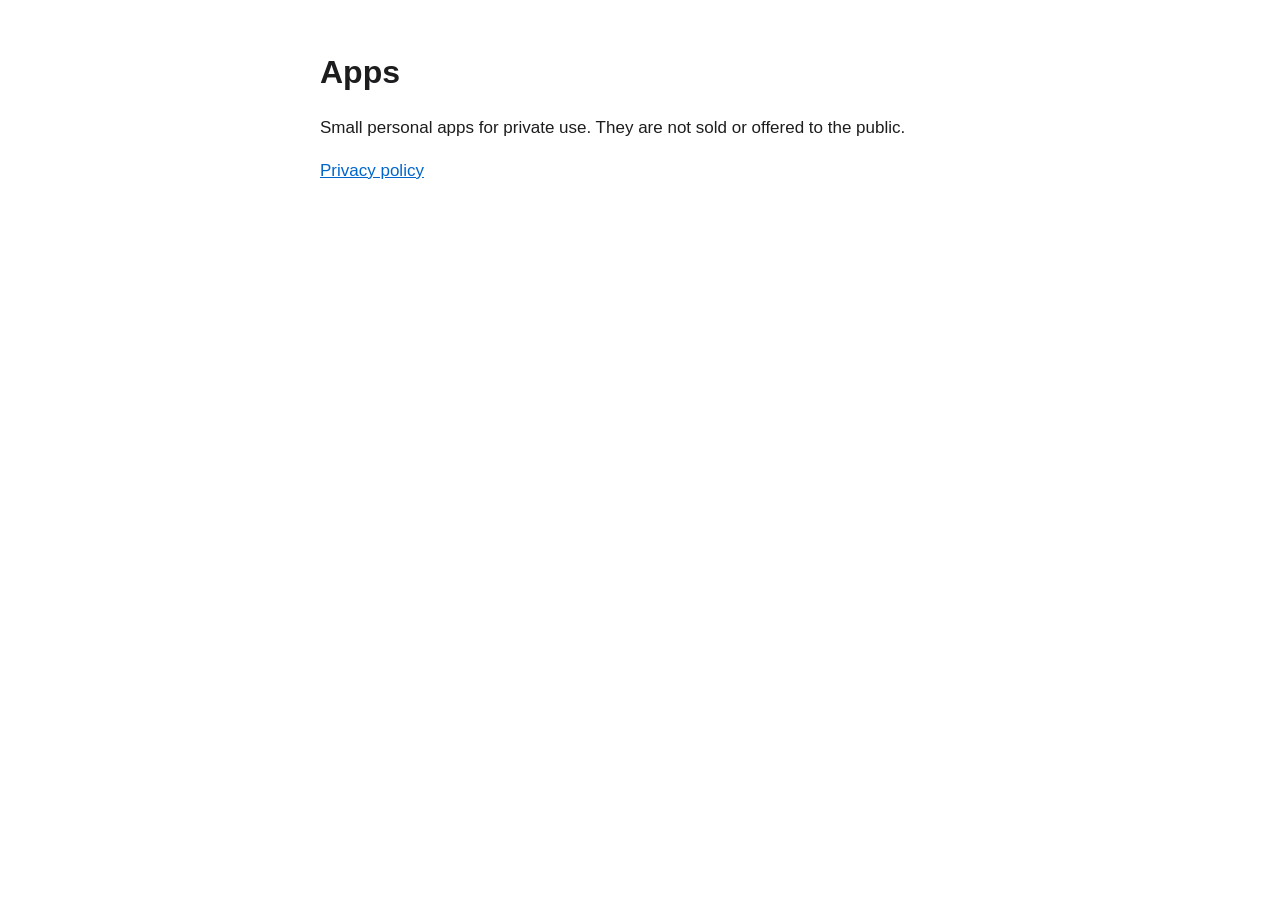
<file: index.html>
<!doctype html>
<html lang="en">
<head>
<meta charset="utf-8">
<meta name="viewport" content="width=device-width, initial-scale=1">
<title>Apps</title>
<link rel="stylesheet" href="style.css">
</head>
<body>
<main>
  <h1>Apps</h1>
  <p>Small personal apps for private use. They are not sold or offered to the public.</p>
  <p><a href="privacy.html">Privacy policy</a></p>
</main>
</body>
</html>
</file>
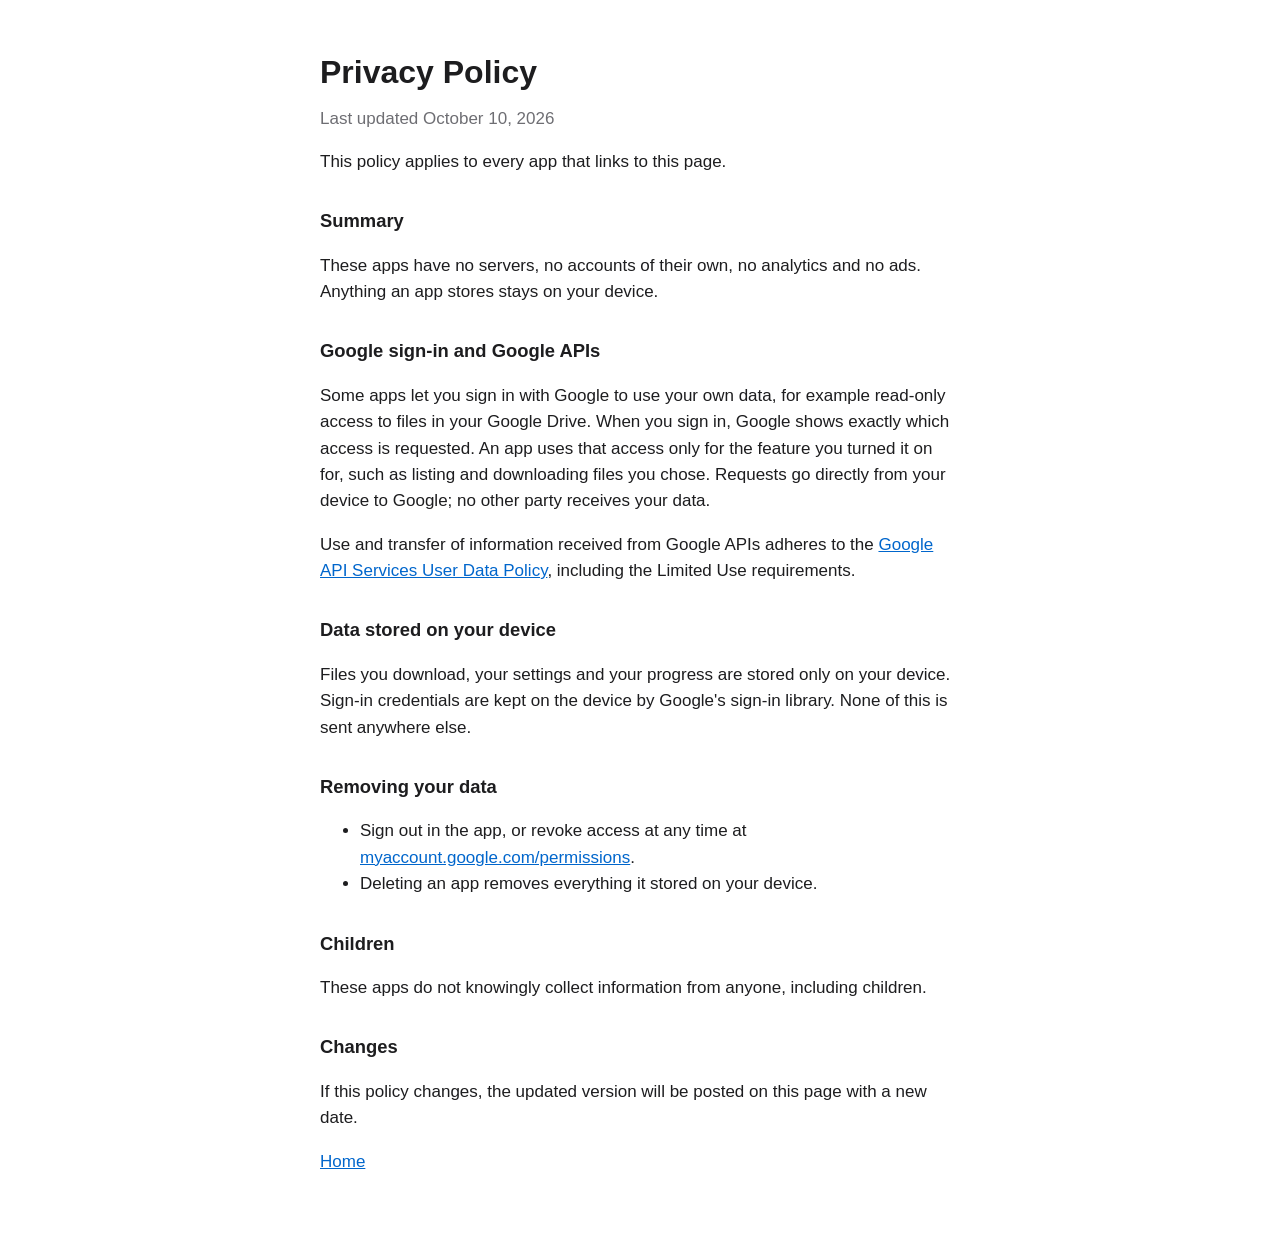
<file: privacy.html>
<!doctype html>
<html lang="en">
<head>
<meta charset="utf-8">
<meta name="viewport" content="width=device-width, initial-scale=1">
<title>Privacy Policy</title>
<link rel="stylesheet" href="style.css">
</head>
<body>
<main>
  <h1>Privacy Policy</h1>
  <p class="meta">Last updated October 10, 2026</p>
  <p>This policy applies to every app that links to this page.</p>

  <h2>Summary</h2>
  <p>These apps have no servers, no accounts of their own, no analytics and no ads. Anything an app stores stays on your device.</p>

  <h2>Google sign-in and Google APIs</h2>
  <p>Some apps let you sign in with Google to use your own data, for example read-only access to files in your Google Drive. When you sign in, Google shows exactly which access is requested. An app uses that access only for the feature you turned it on for, such as listing and downloading files you chose. Requests go directly from your device to Google; no other party receives your data.</p>
  <p>Use and transfer of information received from Google APIs adheres to the <a href="https://developers.google.com/terms/api-services-user-data-policy">Google API Services User Data Policy</a>, including the Limited Use requirements.</p>

  <h2>Data stored on your device</h2>
  <p>Files you download, your settings and your progress are stored only on your device. Sign-in credentials are kept on the device by Google's sign-in library. None of this is sent anywhere else.</p>

  <h2>Removing your data</h2>
  <ul>
    <li>Sign out in the app, or revoke access at any time at <a href="https://myaccount.google.com/permissions">myaccount.google.com/permissions</a>.</li>
    <li>Deleting an app removes everything it stored on your device.</li>
  </ul>

  <h2>Children</h2>
  <p>These apps do not knowingly collect information from anyone, including children.</p>

  <h2>Changes</h2>
  <p>If this policy changes, the updated version will be posted on this page with a new date.</p>

  <p><a href="./">Home</a></p>
</main>
</body>
</html>
</file>
<file: style.css>
:root { color-scheme: light dark; --fg: #1d1d1f; --muted: #6e6e73; --bg: #ffffff; --link: #0066cc; }
@media (prefers-color-scheme: dark) { :root { --fg: #f5f5f7; --muted: #a1a1a6; --bg: #000000; --link: #2997ff; } }
body { margin: 0; background: var(--bg); color: var(--fg); font: 17px/1.55 -apple-system, BlinkMacSystemFont, "Segoe UI", Roboto, sans-serif; }
main { max-width: 640px; margin: 0 auto; padding: 48px 16px; }
h1 { font-size: 2rem; margin: 0 0 16px; }
h2 { font-size: 1.15rem; margin: 32px 0 8px; }
.meta { color: var(--muted); margin-top: -8px; }
a { color: var(--link); }
code { font-size: 0.9em; }
</file>
